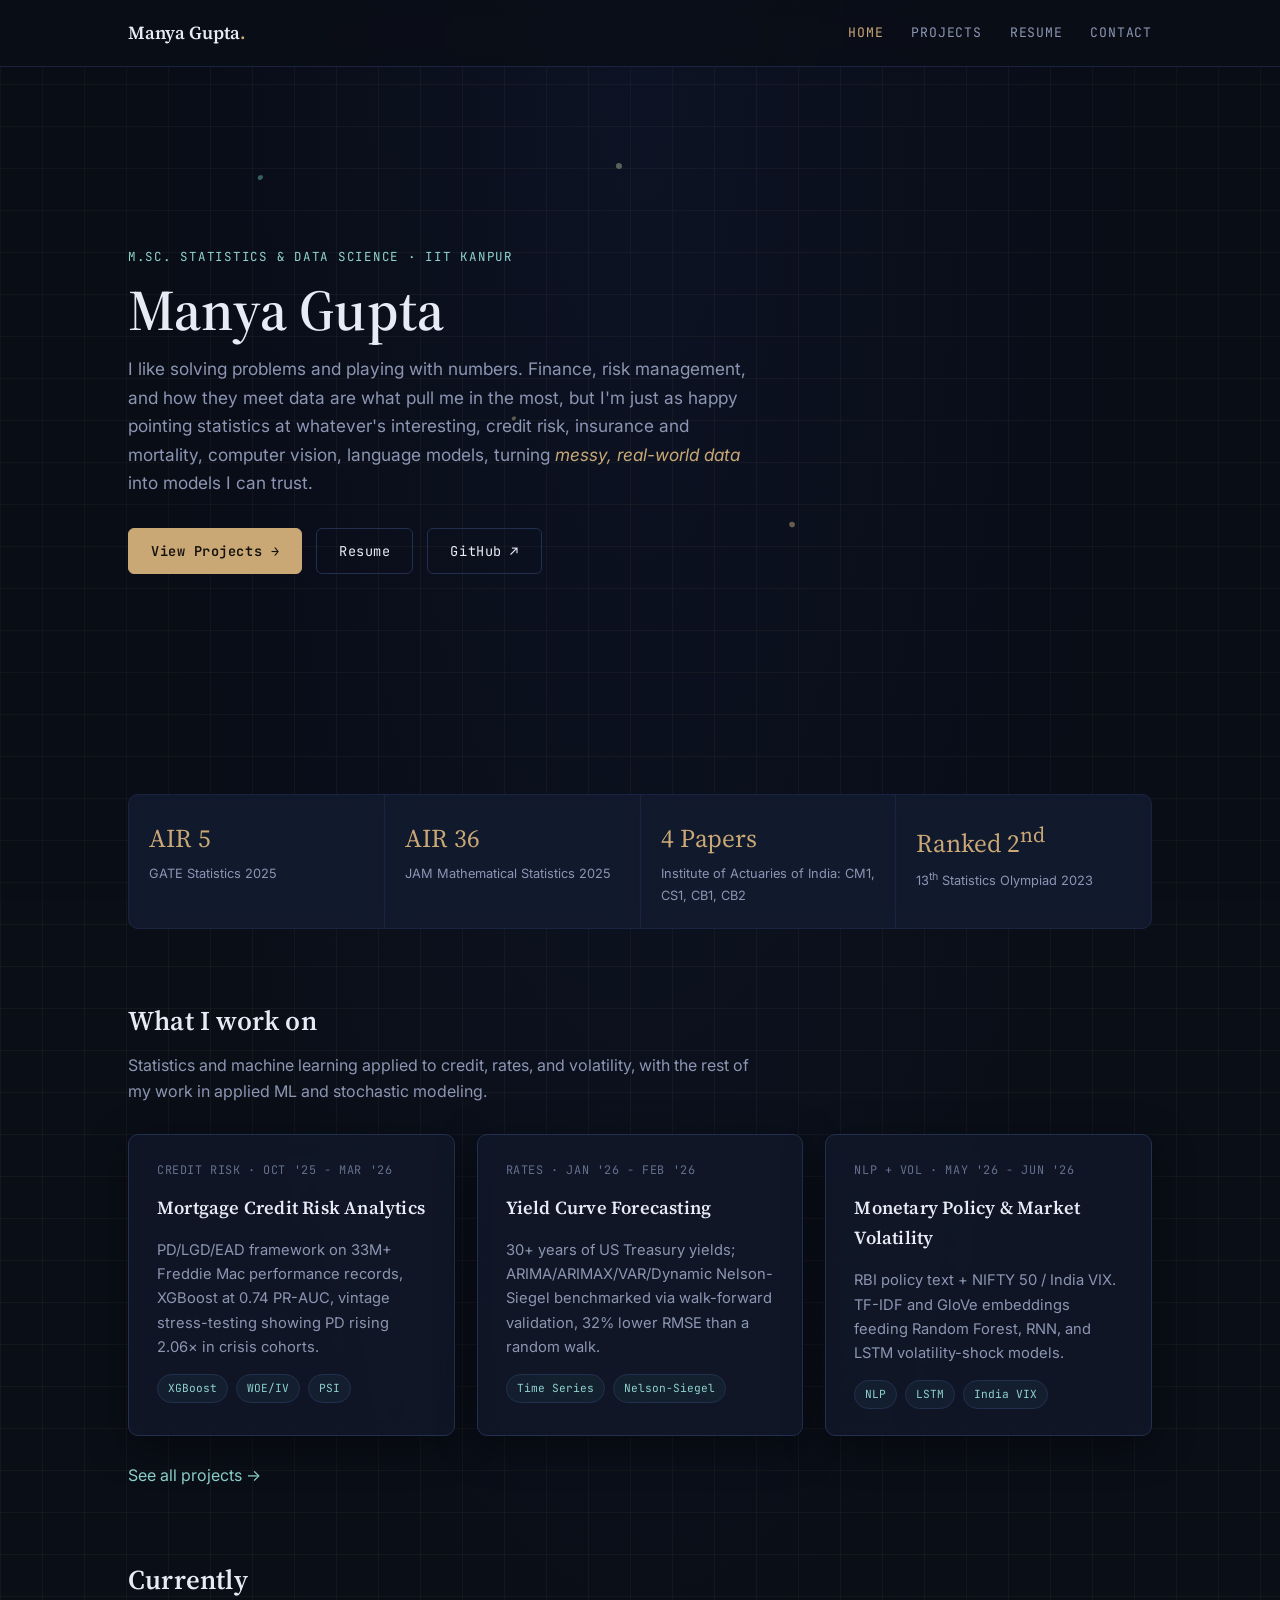
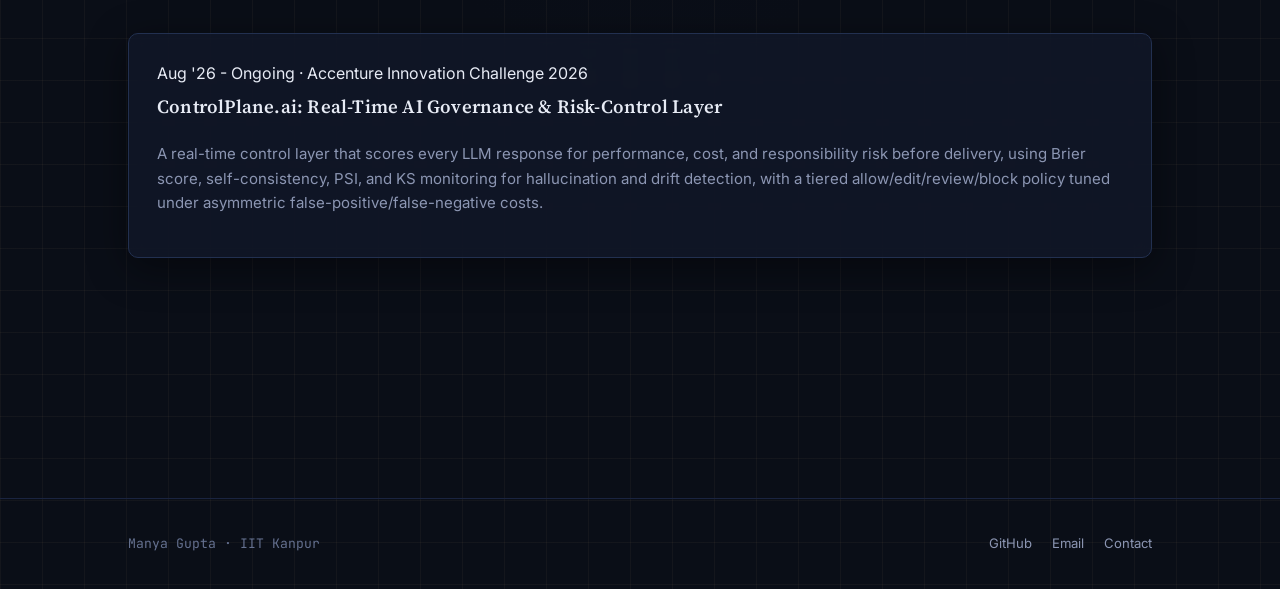
<file: index.html>
<!doctype html>
<html lang="en">
<head>
<meta charset="UTF-8" />
<meta name="viewport" content="width=device-width, initial-scale=1.0" />
<title>Manya Gupta, Statistics &amp; Quantitative Finance</title>
<meta name="description" content="Manya Gupta, M.Sc. Statistics, IIT Kanpur. Credit risk, yield curve forecasting, stochastic modeling & quantitative finance." />
<link rel="preconnect" href="https://fonts.googleapis.com">
<link rel="preconnect" href="https://fonts.gstatic.com" crossorigin>
<link href="https://fonts.googleapis.com/css2?family=Source+Serif+4:ital,wght@0,500;0,600;1,500&family=Inter:wght@400;500;600&family=JetBrains+Mono:wght@400;500&display=swap" rel="stylesheet">
<link rel="stylesheet" href="assets/style.css" />
</head>
<body>
<canvas id="site-canvas" data-process="walk"></canvas>

<header class="site-nav">
  <div class="nav-inner">
    <a class="brand" href="index.html">Manya Gupta<span class="dot">.</span></a>
    <nav class="links">
      <a href="index.html" class="active">Home</a>
      <a href="projects.html">Projects</a>
      <a href="resume.html">Resume</a>
      <a href="contact.html">Contact</a>
    </nav>
  </div>
</header>

<section class="hero">
  <div class="page-wrap hero-content">
    <span class="eyebrow">M.Sc. Statistics &amp; Data Science · IIT Kanpur</span>
    <h1>Manya Gupta</h1>
    <p class="lede">
      I like solving problems and playing with numbers. Finance, risk management,
      and how they meet data are what pull me in the most, but I'm just as happy
      pointing statistics at whatever's interesting, credit risk, insurance and
      mortality, computer vision, language models, turning
      <span class="serif-accent">messy, real-world data</span> into models I can trust.
    </p>
    <div class="hero-cta">
      <a class="btn btn-primary" href="projects.html">View Projects →</a>
      <a class="btn btn-ghost" href="resume.html">Resume</a>
      <a class="btn btn-ghost" href="https://github.com/manyagupta-21" target="_blank" rel="noopener">GitHub ↗</a>
    </div>
  </div>
</section>

<div class="page-wrap">

  <div class="stat-strip">
    <div class="stat-cell"><span class="num">AIR 5</span><span class="label">GATE Statistics 2025</span></div>
    <div class="stat-cell"><span class="num">AIR 36</span><span class="label">JAM Mathematical Statistics 2025</span></div>
    <div class="stat-cell"><span class="num">4 Papers</span><span class="label">Institute of Actuaries of India: CM1, CS1, CB1, CB2</span></div>
    <div class="stat-cell"><span class="num">Ranked 2<sup>nd</sup></span><span class="label">13<sup>th</sup> Statistics Olympiad 2023</span></div>
  </div>

  <section>
    <div class="section-head">
      <h2>What I work on</h2>
      <p>Statistics and machine learning applied to credit, rates, and volatility, with the rest of my work in applied ML and stochastic modeling.</p>
    </div>
    <div class="card-grid">
      <div class="card project-card">
        <span class="meta">Credit Risk · Oct '25 - Mar '26</span>
        <h3>Mortgage Credit Risk Analytics</h3>
        <p style="color:var(--muted); font-size:0.92rem;">PD/LGD/EAD framework on 33M+ Freddie Mac performance records, XGBoost at 0.74 PR-AUC, vintage stress-testing showing PD rising 2.06× in crisis cohorts.</p>
        <div class="tags"><span class="tag">XGBoost</span><span class="tag">WOE/IV</span><span class="tag">PSI</span></div>
      </div>
      <div class="card project-card">
        <span class="meta">Rates · Jan '26 - Feb '26</span>
        <h3>Yield Curve Forecasting</h3>
        <p style="color:var(--muted); font-size:0.92rem;">30+ years of US Treasury yields; ARIMA/ARIMAX/VAR/Dynamic Nelson-Siegel benchmarked via walk-forward validation, 32% lower RMSE than a random walk.</p>
        <div class="tags"><span class="tag">Time Series</span><span class="tag">Nelson-Siegel</span></div>
      </div>
      <div class="card project-card">
        <span class="meta">NLP + Vol · May '26 - Jun '26</span>
        <h3>Monetary Policy &amp; Market Volatility</h3>
        <p style="color:var(--muted); font-size:0.92rem;">RBI policy text + NIFTY 50 / India VIX. TF-IDF and GloVe embeddings feeding Random Forest, RNN, and LSTM volatility-shock models.</p>
        <div class="tags"><span class="tag">NLP</span><span class="tag">LSTM</span><span class="tag">India VIX</span></div>
      </div>
    </div>
    <p style="margin-top:26px;"><a href="projects.html">See all projects →</a></p>
  </section>

  <section>
    <div class="section-head">
      <h2>Currently</h2>
    </div>
    <div class="card">
      <span class="meta">Aug '26 - Ongoing · Accenture Innovation Challenge 2026</span>
      <h3 style="margin-top:6px;">ControlPlane.ai: Real-Time AI Governance &amp; Risk-Control Layer</h3>
      <p style="color:var(--muted); font-size:0.94rem; margin-top:10px;">
        A real-time control layer that scores every LLM response for performance, cost, and responsibility risk before
        delivery, using Brier score, self-consistency, PSI, and KS monitoring for hallucination and drift detection, with a
        tiered allow/edit/review/block policy tuned under asymmetric false-positive/false-negative costs.
      </p>
    </div>
  </section>

</div>

<footer>
  <div class="footer-inner">
    <p>Manya Gupta · IIT Kanpur</p>
    <div class="footer-links">
      <a href="https://github.com/manyagupta-21" target="_blank" rel="noopener">GitHub</a>
      <a href="mailto:manyag25@iitk.ac.in">Email</a>
      <a href="contact.html">Contact</a>
    </div>
  </div>
</footer>

<script src="assets/stochastic-bg.js"></script>
</body>
</html>
</file>
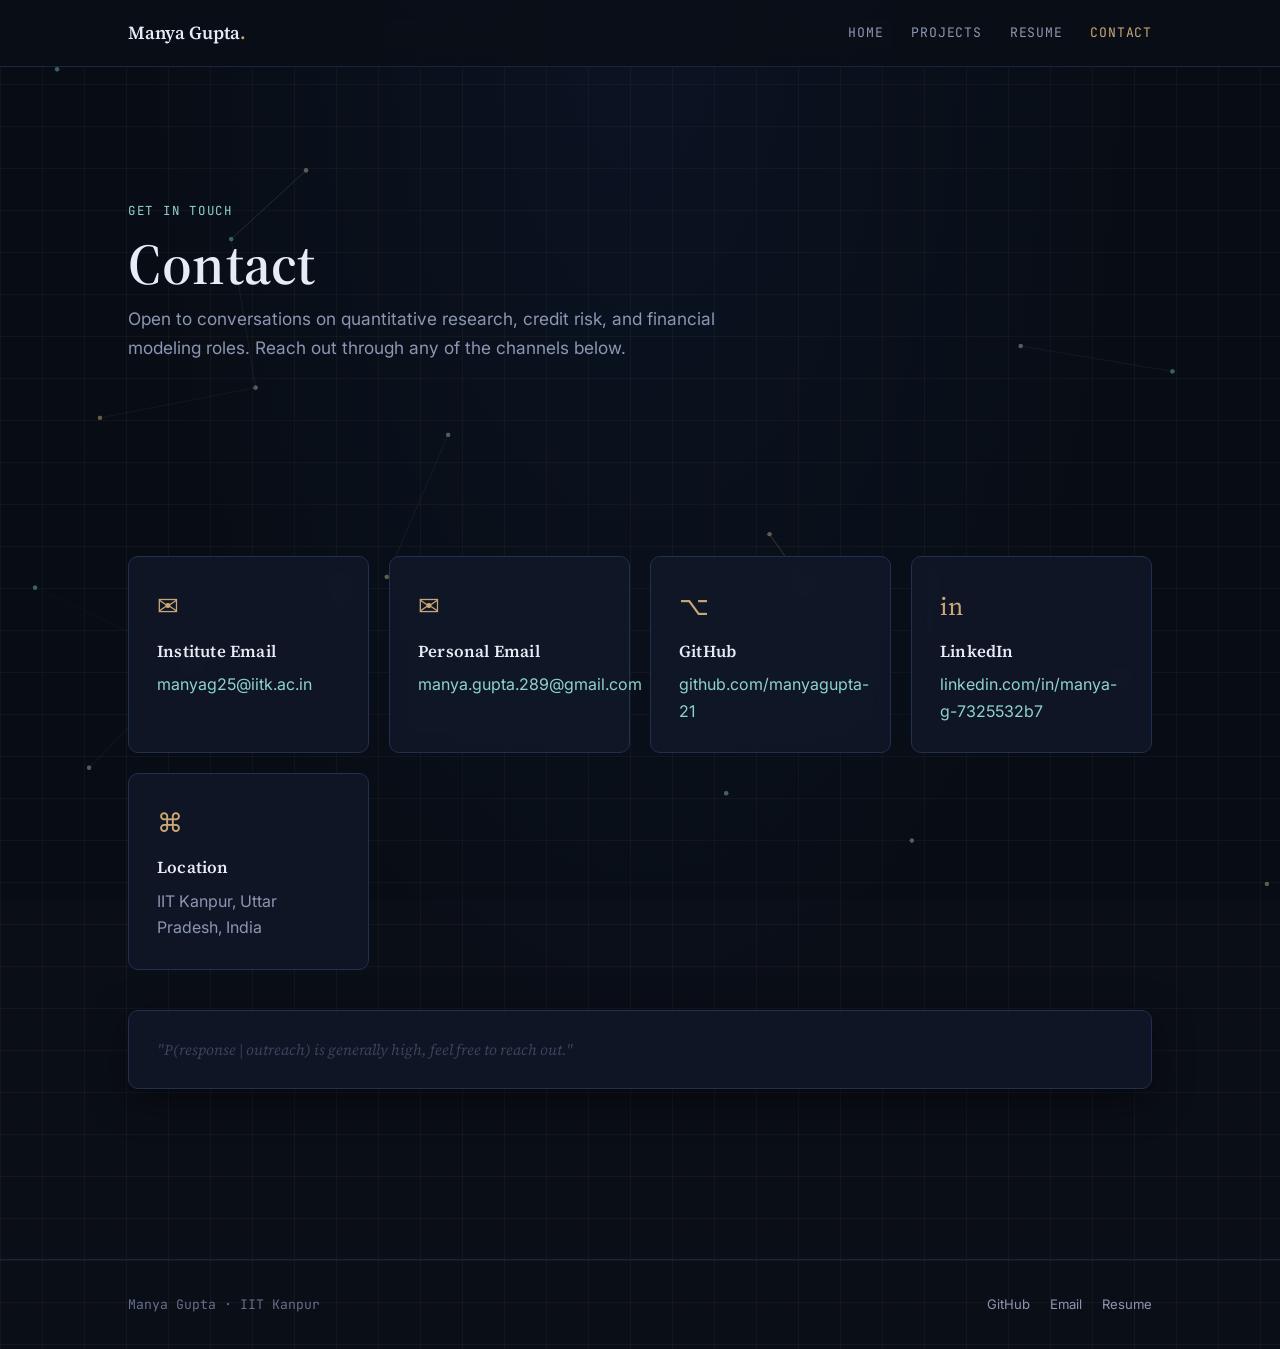
<file: contact.html>
<!doctype html>
<html lang="en">
<head>
<meta charset="UTF-8" />
<meta name="viewport" content="width=device-width, initial-scale=1.0" />
<title>Contact, Manya Gupta</title>
<link rel="preconnect" href="https://fonts.googleapis.com">
<link rel="preconnect" href="https://fonts.gstatic.com" crossorigin>
<link href="https://fonts.googleapis.com/css2?family=Source+Serif+4:ital,wght@0,500;0,600;1,500&family=Inter:wght@400;500;600&family=JetBrains+Mono:wght@400;500&display=swap" rel="stylesheet">
<link rel="stylesheet" href="assets/style.css" />
</head>
<body>
<canvas id="site-canvas" data-process="converge"></canvas>

<header class="site-nav">
  <div class="nav-inner">
    <a class="brand" href="index.html">Manya Gupta<span class="dot">.</span></a>
    <nav class="links">
      <a href="index.html">Home</a>
      <a href="projects.html">Projects</a>
      <a href="resume.html">Resume</a>
      <a href="contact.html" class="active">Contact</a>
    </nav>
  </div>
</header>

<section class="hero hero-sub">
  <div class="page-wrap hero-content">
    <span class="eyebrow">Get in touch</span>
    <h1 style="margin:0 0 10px;">Contact</h1>
    <p class="lede" style="margin-bottom:0;">
      Open to conversations on quantitative research, credit risk, and financial modeling roles.
      Reach out through any of the channels below.
    </p>
  </div>
</section>

<div class="page-wrap">

  <div class="contact-grid">

    <div class="contact-card">
      <span class="icon">✉</span>
      <h3>Institute Email</h3>
      <a href="mailto:manyag25@iitk.ac.in">manyag25@iitk.ac.in</a>
    </div>

    <div class="contact-card">
      <span class="icon">✉</span>
      <h3>Personal Email</h3>
      <a href="mailto:manya.gupta.289@gmail.com">manya.gupta.289@gmail.com</a>
    </div>

    <div class="contact-card">
      <span class="icon">⌥</span>
      <h3>GitHub</h3>
      <a href="https://github.com/manyagupta-21" target="_blank" rel="noopener">github.com/manyagupta-21</a>
    </div>

    <div class="contact-card">
      <span class="icon">in</span>
      <h3>LinkedIn</h3>
      <a href="https://www.linkedin.com/in/manya-g-7325532b7/" target="_blank" rel="noopener">linkedin.com/in/manya-g-7325532b7</a>
    </div>

    <div class="contact-card">
      <span class="icon">⌘</span>
      <h3>Location</h3>
      <span style="color:var(--muted);">IIT Kanpur, Uttar Pradesh, India</span>
    </div>

  </div>

  <div class="card" style="margin-top:40px;">
    <p class="eq-float" style="margin:0;">
      "P(response | outreach) is generally high, feel free to reach out."
    </p>
  </div>

</div>

<footer>
  <div class="footer-inner">
    <p>Manya Gupta · IIT Kanpur</p>
    <div class="footer-links">
      <a href="https://github.com/manyagupta-21" target="_blank" rel="noopener">GitHub</a>
      <a href="mailto:manyag25@iitk.ac.in">Email</a>
      <a href="resume.html">Resume</a>
    </div>
  </div>
</footer>

<script src="assets/stochastic-bg.js"></script>
</body>
</html>
</file>
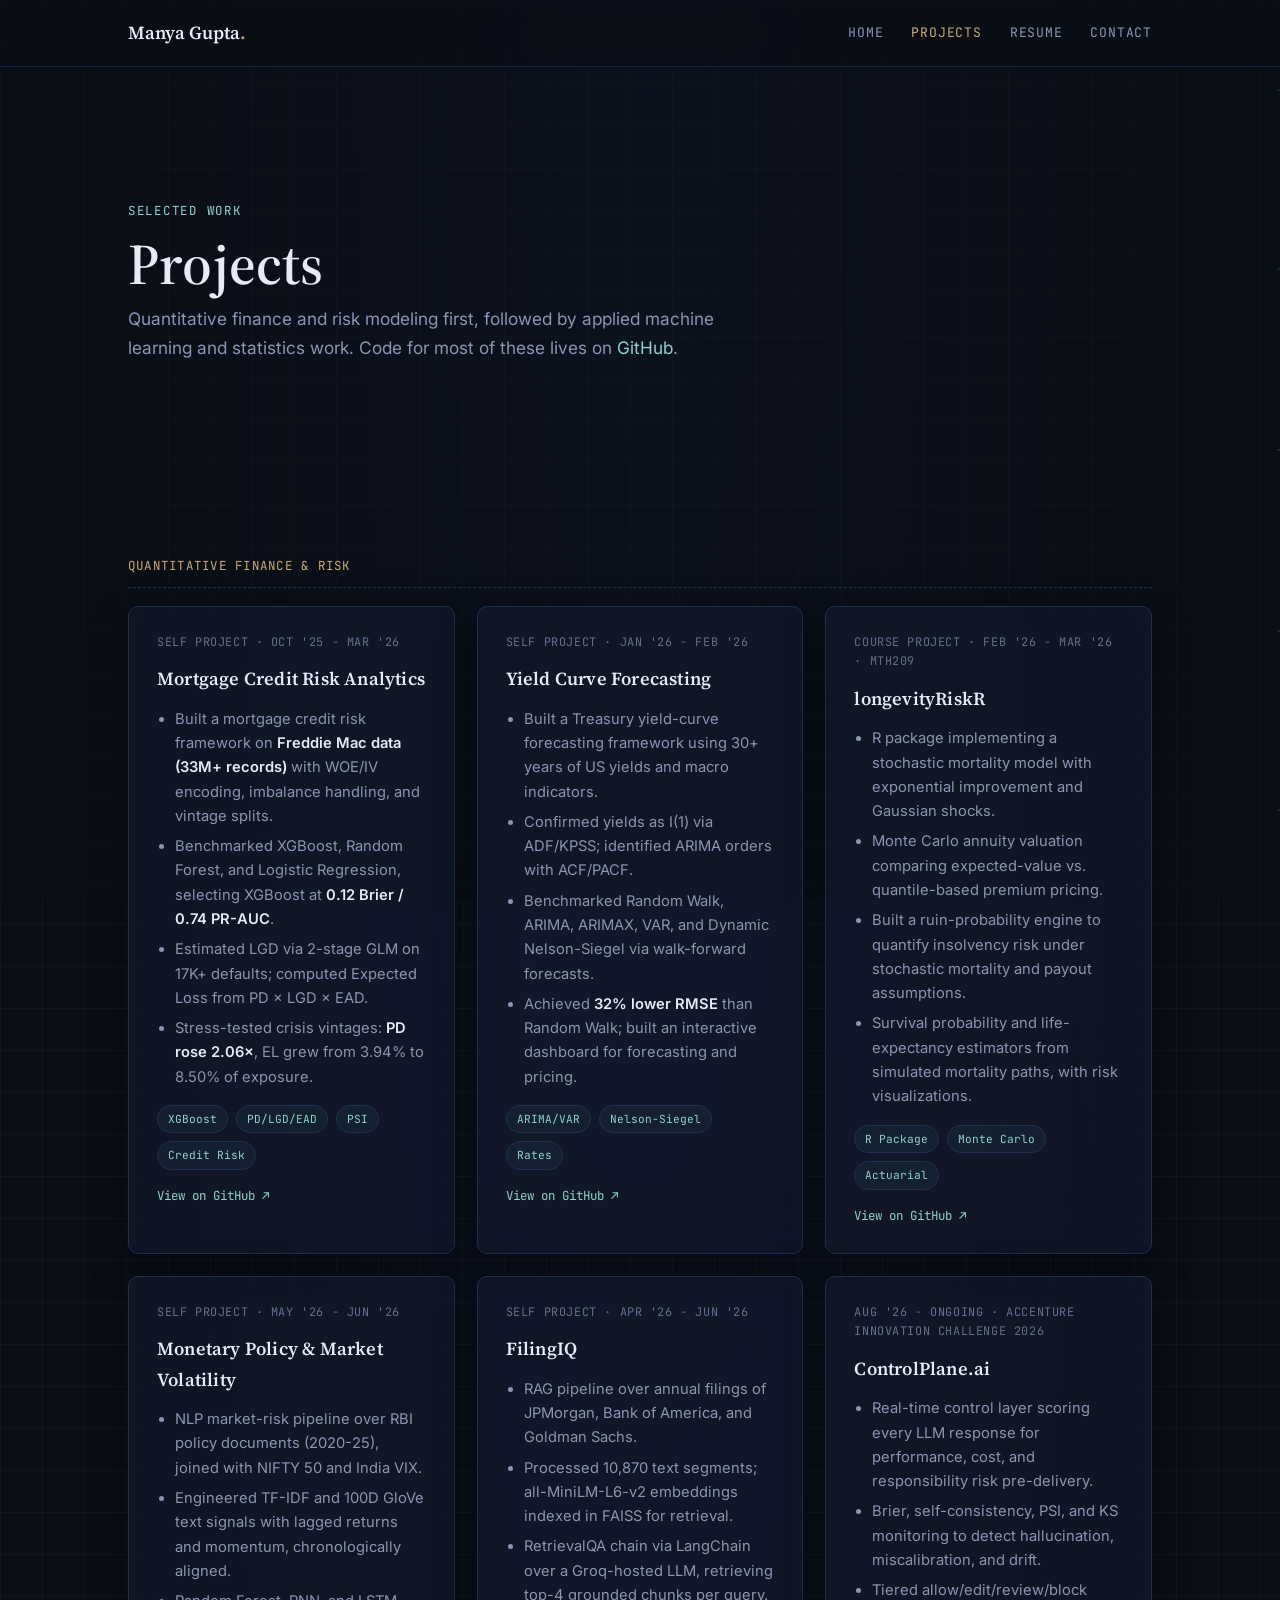
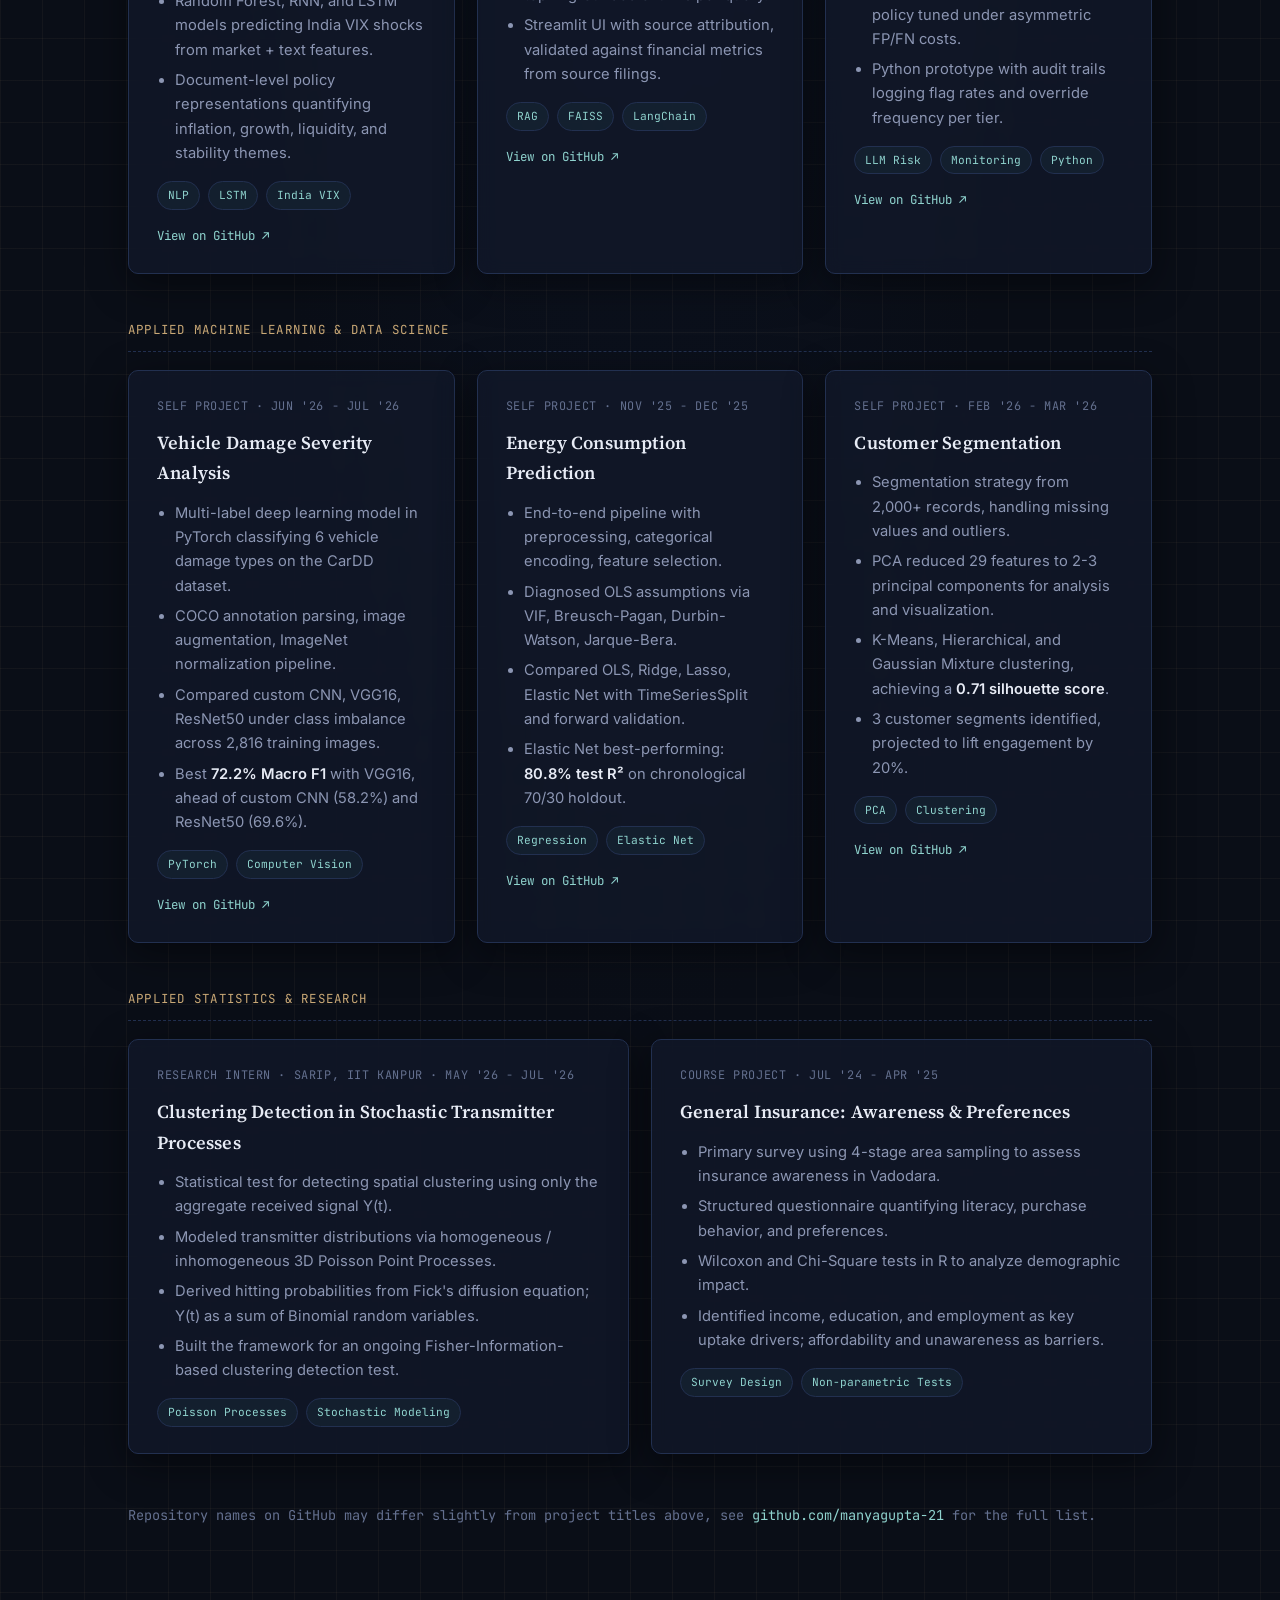
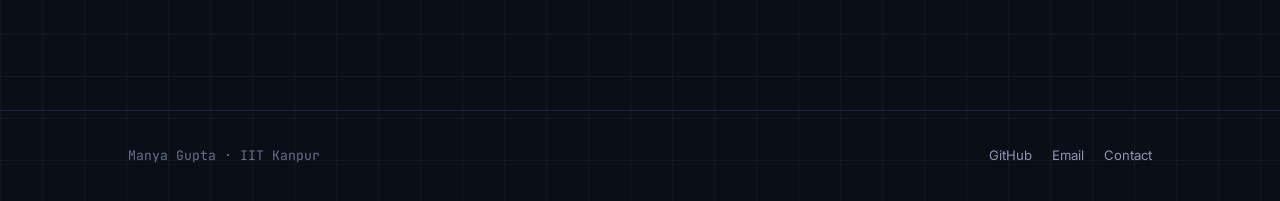
<file: projects.html>
<!doctype html>
<html lang="en">
<head>
<meta charset="UTF-8" />
<meta name="viewport" content="width=device-width, initial-scale=1.0" />
<title>Projects, Manya Gupta</title>
<link rel="preconnect" href="https://fonts.googleapis.com">
<link rel="preconnect" href="https://fonts.gstatic.com" crossorigin>
<link href="https://fonts.googleapis.com/css2?family=Source+Serif+4:ital,wght@0,500;0,600;1,500&family=Inter:wght@400;500;600&family=JetBrains+Mono:wght@400;500&display=swap" rel="stylesheet">
<link rel="stylesheet" href="assets/style.css" />
</head>
<body>
<canvas id="site-canvas" data-process="jump"></canvas>

<header class="site-nav">
  <div class="nav-inner">
    <a class="brand" href="index.html">Manya Gupta<span class="dot">.</span></a>
    <nav class="links">
      <a href="index.html">Home</a>
      <a href="projects.html" class="active">Projects</a>
      <a href="resume.html">Resume</a>
      <a href="contact.html">Contact</a>
    </nav>
  </div>
</header>

<section class="hero hero-sub">
  <div class="page-wrap hero-content">
    <span class="eyebrow">Selected Work</span>
    <h1 style="margin:0 0 10px;">Projects</h1>
    <p class="lede" style="margin-bottom:0;">
      Quantitative finance and risk modeling first, followed by applied machine learning and statistics work.
      Code for most of these lives on <a href="https://github.com/manyagupta-21" target="_blank" rel="noopener">GitHub</a>.
    </p>
  </div>
</section>

<div class="page-wrap">

  <!-- ===================== QUANT FINANCE & RISK ===================== -->
  <div class="category-label">Quantitative Finance &amp; Risk</div>
  <div class="card-grid">

    <div class="card project-card">
      <span class="meta">Self Project · Oct '25 - Mar '26</span>
      <h3>Mortgage Credit Risk Analytics</h3>
      <ul>
        <li>Built a mortgage credit risk framework on <strong>Freddie Mac data (33M+ records)</strong> with WOE/IV encoding, imbalance handling, and vintage splits.</li>
        <li>Benchmarked XGBoost, Random Forest, and Logistic Regression, selecting XGBoost at <strong>0.12 Brier / 0.74 PR-AUC</strong>.</li>
        <li>Estimated LGD via 2-stage GLM on 17K+ defaults; computed Expected Loss from PD × LGD × EAD.</li>
        <li>Stress-tested crisis vintages: <strong>PD rose 2.06×</strong>, EL grew from 3.94% to 8.50% of exposure.</li>
      </ul>
      <div class="tags"><span class="tag">XGBoost</span><span class="tag">PD/LGD/EAD</span><span class="tag">PSI</span><span class="tag">Credit Risk</span></div>
      <a class="card-link" href="https://github.com/manyagupta-21" target="_blank" rel="noopener">View on GitHub ↗</a>
    </div>

    <div class="card project-card">
      <span class="meta">Self Project · Jan '26 - Feb '26</span>
      <h3>Yield Curve Forecasting</h3>
      <ul>
        <li>Built a Treasury yield-curve forecasting framework using 30+ years of US yields and macro indicators.</li>
        <li>Confirmed yields as I(1) via ADF/KPSS; identified ARIMA orders with ACF/PACF.</li>
        <li>Benchmarked Random Walk, ARIMA, ARIMAX, VAR, and Dynamic Nelson-Siegel via walk-forward forecasts.</li>
        <li>Achieved <strong>32% lower RMSE</strong> than Random Walk; built an interactive dashboard for forecasting and pricing.</li>
      </ul>
      <div class="tags"><span class="tag">ARIMA/VAR</span><span class="tag">Nelson-Siegel</span><span class="tag">Rates</span></div>
      <a class="card-link" href="https://github.com/manyagupta-21" target="_blank" rel="noopener">View on GitHub ↗</a>
    </div>

    <div class="card project-card">
      <span class="meta">Course Project · Feb '26 - Mar '26 · MTH209</span>
      <h3>longevityRiskR</h3>
      <ul>
        <li>R package implementing a stochastic mortality model with exponential improvement and Gaussian shocks.</li>
        <li>Monte Carlo annuity valuation comparing expected-value vs. quantile-based premium pricing.</li>
        <li>Built a ruin-probability engine to quantify insolvency risk under stochastic mortality and payout assumptions.</li>
        <li>Survival probability and life-expectancy estimators from simulated mortality paths, with risk visualizations.</li>
      </ul>
      <div class="tags"><span class="tag">R Package</span><span class="tag">Monte Carlo</span><span class="tag">Actuarial</span></div>
      <a class="card-link" href="https://github.com/manyagupta-21" target="_blank" rel="noopener">View on GitHub ↗</a>
    </div>

    <div class="card project-card">
      <span class="meta">Self Project · May '26 - Jun '26</span>
      <h3>Monetary Policy &amp; Market Volatility</h3>
      <ul>
        <li>NLP market-risk pipeline over RBI policy documents (2020-25), joined with NIFTY 50 and India VIX.</li>
        <li>Engineered TF-IDF and 100D GloVe text signals with lagged returns and momentum, chronologically aligned.</li>
        <li>Random Forest, RNN, and LSTM models predicting India VIX shocks from market + text features.</li>
        <li>Document-level policy representations quantifying inflation, growth, liquidity, and stability themes.</li>
      </ul>
      <div class="tags"><span class="tag">NLP</span><span class="tag">LSTM</span><span class="tag">India VIX</span></div>
      <a class="card-link" href="https://github.com/manyagupta-21" target="_blank" rel="noopener">View on GitHub ↗</a>
    </div>

    <div class="card project-card">
      <span class="meta">Self Project · Apr '26 - Jun '26</span>
      <h3>FilingIQ</h3>
      <ul>
        <li>RAG pipeline over annual filings of JPMorgan, Bank of America, and Goldman Sachs.</li>
        <li>Processed 10,870 text segments; all-MiniLM-L6-v2 embeddings indexed in FAISS for retrieval.</li>
        <li>RetrievalQA chain via LangChain over a Groq-hosted LLM, retrieving top-4 grounded chunks per query.</li>
        <li>Streamlit UI with source attribution, validated against financial metrics from source filings.</li>
      </ul>
      <div class="tags"><span class="tag">RAG</span><span class="tag">FAISS</span><span class="tag">LangChain</span></div>
      <a class="card-link" href="https://github.com/manyagupta-21" target="_blank" rel="noopener">View on GitHub ↗</a>
    </div>

    <div class="card project-card">
      <span class="meta">Aug '26 - Ongoing · Accenture Innovation Challenge 2026</span>
      <h3>ControlPlane.ai</h3>
      <ul>
        <li>Real-time control layer scoring every LLM response for performance, cost, and responsibility risk pre-delivery.</li>
        <li>Brier, self-consistency, PSI, and KS monitoring to detect hallucination, miscalibration, and drift.</li>
        <li>Tiered allow/edit/review/block policy tuned under asymmetric FP/FN costs.</li>
        <li>Python prototype with audit trails logging flag rates and override frequency per tier.</li>
      </ul>
      <div class="tags"><span class="tag">LLM Risk</span><span class="tag">Monitoring</span><span class="tag">Python</span></div>
      <a class="card-link" href="https://github.com/manyagupta-21" target="_blank" rel="noopener">View on GitHub ↗</a>
    </div>

  </div>

  <!-- ===================== APPLIED ML & DATA SCIENCE ===================== -->
  <div class="category-label">Applied Machine Learning &amp; Data Science</div>
  <div class="card-grid">

    <div class="card project-card">
      <span class="meta">Self Project · Jun '26 - Jul '26</span>
      <h3>Vehicle Damage Severity Analysis</h3>
      <ul>
        <li>Multi-label deep learning model in PyTorch classifying 6 vehicle damage types on the CarDD dataset.</li>
        <li>COCO annotation parsing, image augmentation, ImageNet normalization pipeline.</li>
        <li>Compared custom CNN, VGG16, ResNet50 under class imbalance across 2,816 training images.</li>
        <li>Best <strong>72.2% Macro F1</strong> with VGG16, ahead of custom CNN (58.2%) and ResNet50 (69.6%).</li>
      </ul>
      <div class="tags"><span class="tag">PyTorch</span><span class="tag">Computer Vision</span></div>
      <a class="card-link" href="https://github.com/manyagupta-21" target="_blank" rel="noopener">View on GitHub ↗</a>
    </div>

    <div class="card project-card">
      <span class="meta">Self Project · Nov '25 - Dec '25</span>
      <h3>Energy Consumption Prediction</h3>
      <ul>
        <li>End-to-end pipeline with preprocessing, categorical encoding, feature selection.</li>
        <li>Diagnosed OLS assumptions via VIF, Breusch-Pagan, Durbin-Watson, Jarque-Bera.</li>
        <li>Compared OLS, Ridge, Lasso, Elastic Net with TimeSeriesSplit and forward validation.</li>
        <li>Elastic Net best-performing: <strong>80.8% test R²</strong> on chronological 70/30 holdout.</li>
      </ul>
      <div class="tags"><span class="tag">Regression</span><span class="tag">Elastic Net</span></div>
      <a class="card-link" href="https://github.com/manyagupta-21" target="_blank" rel="noopener">View on GitHub ↗</a>
    </div>

    <div class="card project-card">
      <span class="meta">Self Project · Feb '26 - Mar '26</span>
      <h3>Customer Segmentation</h3>
      <ul>
        <li>Segmentation strategy from 2,000+ records, handling missing values and outliers.</li>
        <li>PCA reduced 29 features to 2-3 principal components for analysis and visualization.</li>
        <li>K-Means, Hierarchical, and Gaussian Mixture clustering, achieving a <strong>0.71 silhouette score</strong>.</li>
        <li>3 customer segments identified, projected to lift engagement by 20%.</li>
      </ul>
      <div class="tags"><span class="tag">PCA</span><span class="tag">Clustering</span></div>
      <a class="card-link" href="https://github.com/manyagupta-21" target="_blank" rel="noopener">View on GitHub ↗</a>
    </div>

  </div>

  <!-- ===================== APPLIED STATISTICS ===================== -->
  <div class="category-label">Applied Statistics &amp; Research</div>
  <div class="card-grid">

    <div class="card project-card">
      <span class="meta">Research Intern · SARIP, IIT Kanpur · May '26 - Jul '26</span>
      <h3>Clustering Detection in Stochastic Transmitter Processes</h3>
      <ul>
        <li>Statistical test for detecting spatial clustering using only the aggregate received signal Y(t).</li>
        <li>Modeled transmitter distributions via homogeneous / inhomogeneous 3D Poisson Point Processes.</li>
        <li>Derived hitting probabilities from Fick's diffusion equation; Y(t) as a sum of Binomial random variables.</li>
        <li>Built the framework for an ongoing Fisher-Information-based clustering detection test.</li>
      </ul>
      <div class="tags"><span class="tag">Poisson Processes</span><span class="tag">Stochastic Modeling</span></div>
    </div>

    <div class="card project-card">
      <span class="meta">Course Project · Jul '24 - Apr '25</span>
      <h3>General Insurance: Awareness &amp; Preferences</h3>
      <ul>
        <li>Primary survey using 4-stage area sampling to assess insurance awareness in Vadodara.</li>
        <li>Structured questionnaire quantifying literacy, purchase behavior, and preferences.</li>
        <li>Wilcoxon and Chi-Square tests in R to analyze demographic impact.</li>
        <li>Identified income, education, and employment as key uptake drivers; affordability and unawareness as barriers.</li>
      </ul>
      <div class="tags"><span class="tag">Survey Design</span><span class="tag">Non-parametric Tests</span></div>
    </div>

  </div>

  <p style="margin-top:50px; color:var(--muted-2); font-family:var(--mono); font-size:0.85rem;">
    Repository names on GitHub may differ slightly from project titles above, see
    <a href="https://github.com/manyagupta-21" target="_blank" rel="noopener">github.com/manyagupta-21</a> for the full list.
  </p>

</div>

<footer>
  <div class="footer-inner">
    <p>Manya Gupta · IIT Kanpur</p>
    <div class="footer-links">
      <a href="https://github.com/manyagupta-21" target="_blank" rel="noopener">GitHub</a>
      <a href="mailto:manyag25@iitk.ac.in">Email</a>
      <a href="contact.html">Contact</a>
    </div>
  </div>
</footer>

<script src="assets/stochastic-bg.js"></script>
</body>
</html>
</file>
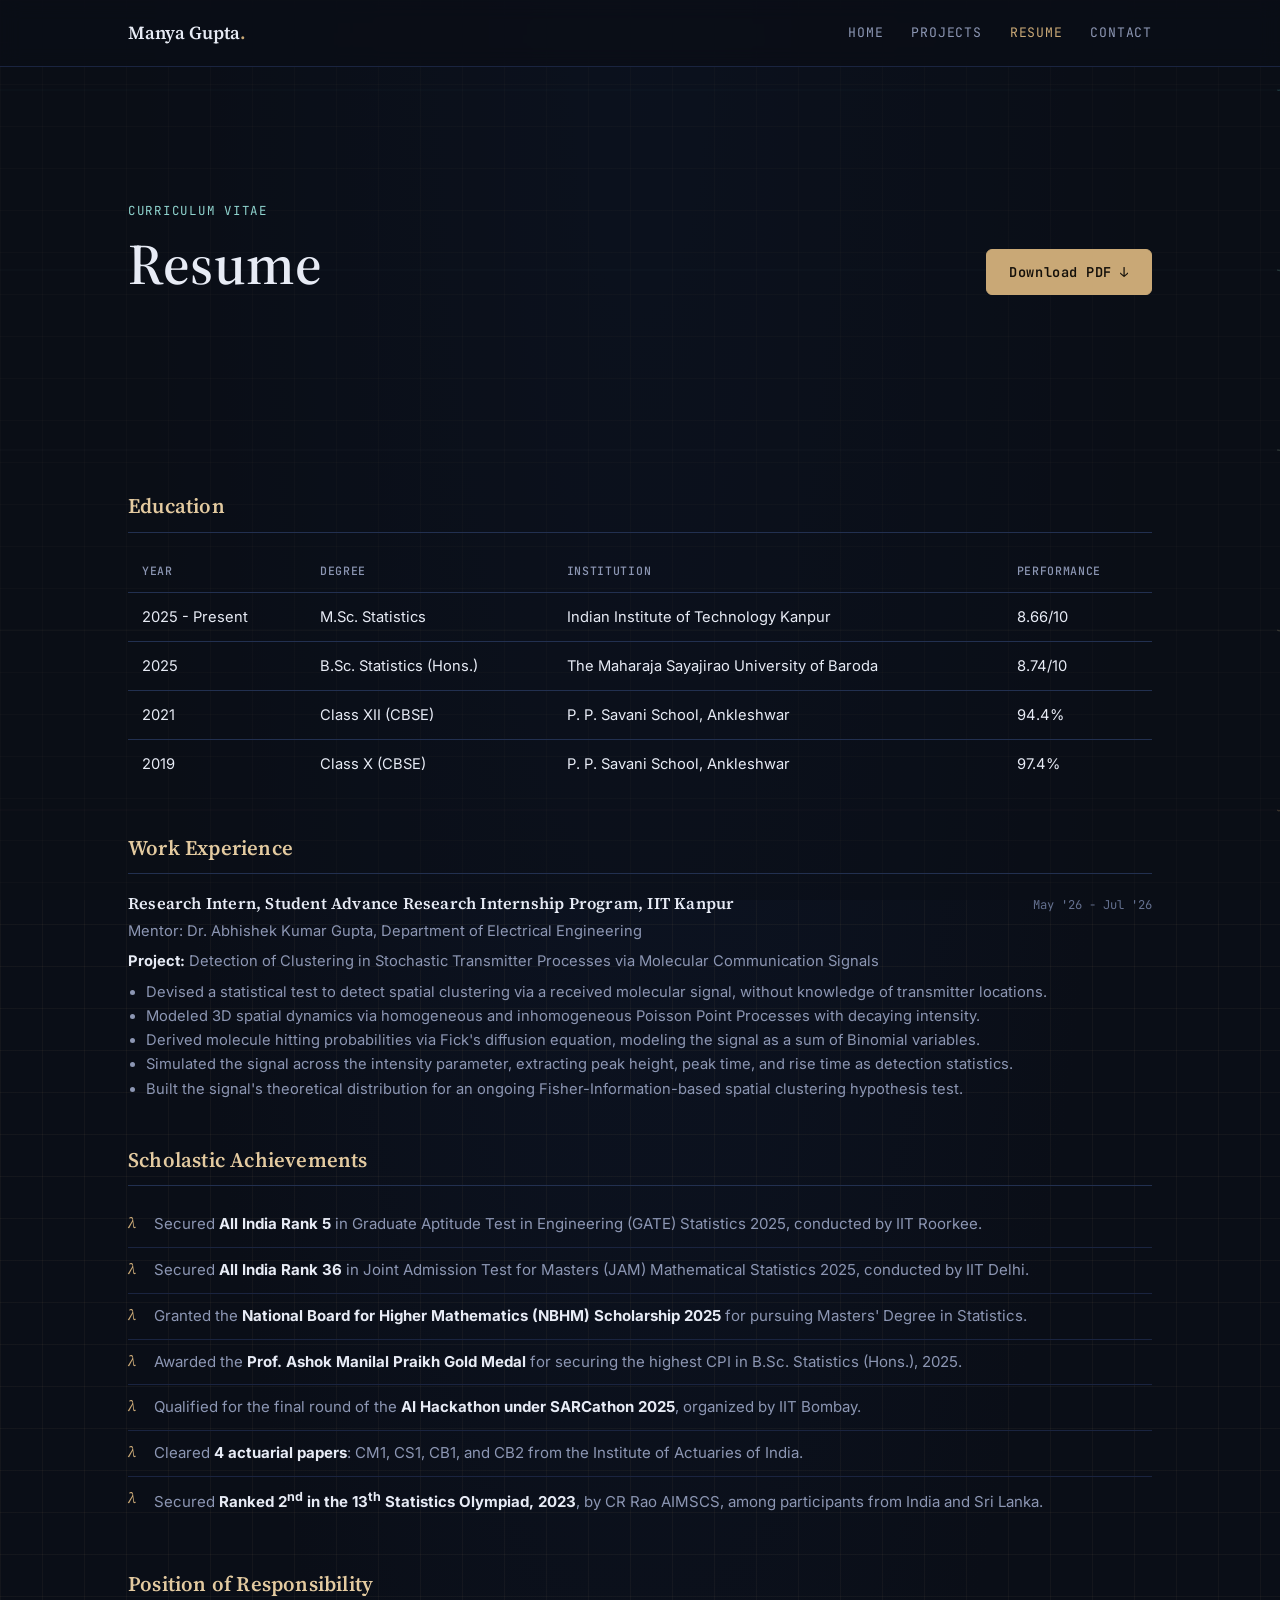
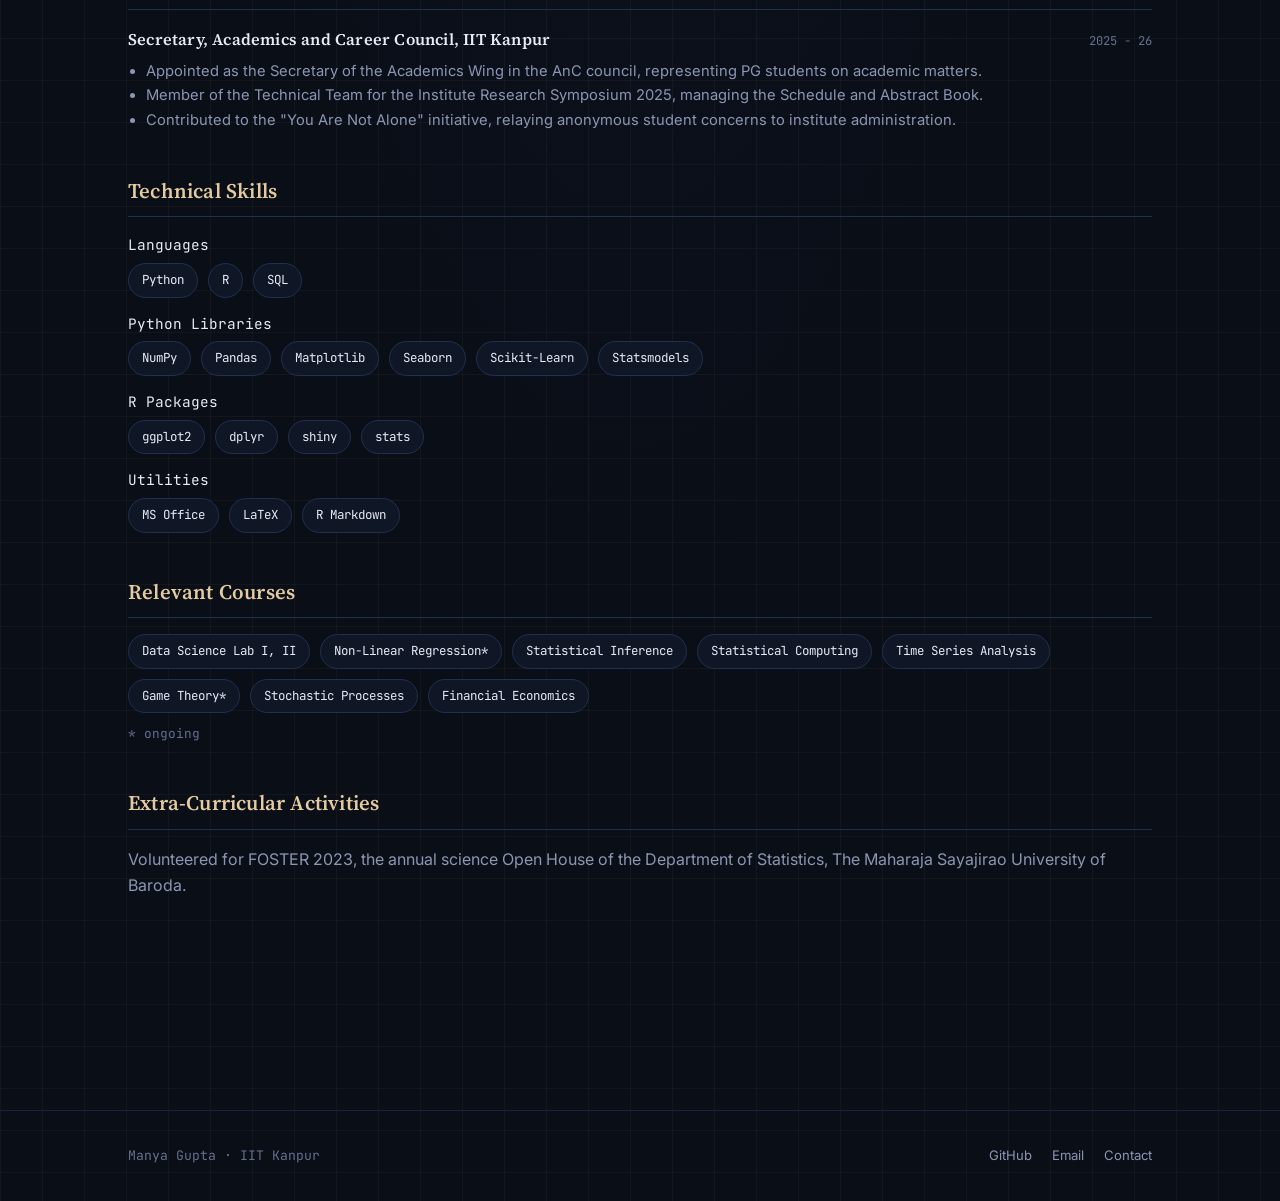
<file: resume.html>
<!doctype html>
<html lang="en">
<head>
<meta charset="UTF-8" />
<meta name="viewport" content="width=device-width, initial-scale=1.0" />
<title>Resume, Manya Gupta</title>
<link rel="preconnect" href="https://fonts.googleapis.com">
<link rel="preconnect" href="https://fonts.gstatic.com" crossorigin>
<link href="https://fonts.googleapis.com/css2?family=Source+Serif+4:ital,wght@0,500;0,600;1,500&family=Inter:wght@400;500;600&family=JetBrains+Mono:wght@400;500&display=swap" rel="stylesheet">
<link rel="stylesheet" href="assets/style.css" />
</head>
<body>
<canvas id="site-canvas" data-process="ou"></canvas>

<header class="site-nav">
  <div class="nav-inner">
    <a class="brand" href="index.html">Manya Gupta<span class="dot">.</span></a>
    <nav class="links">
      <a href="index.html">Home</a>
      <a href="projects.html">Projects</a>
      <a href="resume.html" class="active">Resume</a>
      <a href="contact.html">Contact</a>
    </nav>
  </div>
</header>

<section class="hero hero-sub">
  <div class="page-wrap hero-content">
    <div style="display:flex; justify-content:space-between; align-items:flex-end; flex-wrap:wrap; gap:16px;">
      <div>
        <span class="eyebrow">Curriculum Vitae</span>
        <h1 style="margin:0;">Resume</h1>
      </div>
      <a class="btn btn-primary" href="assets/Manya_Gupta_Resume.pdf" download>Download PDF ↓</a>
    </div>
  </div>
</section>

<div class="page-wrap">

  <!-- EDUCATION -->
  <div class="resume-block" style="margin-top:0;">
    <h2>Education</h2>
    <table class="data-table">
      <thead>
        <tr><th>Year</th><th>Degree</th><th>Institution</th><th>Performance</th></tr>
      </thead>
      <tbody>
        <tr><td>2025 - Present</td><td>M.Sc. Statistics</td><td>Indian Institute of Technology Kanpur</td><td>8.66/10</td></tr>
        <tr><td>2025</td><td>B.Sc. Statistics (Hons.)</td><td>The Maharaja Sayajirao University of Baroda</td><td>8.74/10</td></tr>
        <tr><td>2021</td><td>Class XII (CBSE)</td><td>P. P. Savani School, Ankleshwar</td><td>94.4%</td></tr>
        <tr><td>2019</td><td>Class X (CBSE)</td><td>P. P. Savani School, Ankleshwar</td><td>97.4%</td></tr>
      </tbody>
    </table>
  </div>

  <!-- WORK EXPERIENCE -->
  <div class="resume-block">
    <h2>Work Experience</h2>
    <div class="resume-item">
      <div class="row">
        <h3>Research Intern, Student Advance Research Internship Program, IIT Kanpur</h3>
        <span class="when">May '26 - Jul '26</span>
      </div>
      <p style="margin-top:2px;">Mentor: Dr. Abhishek Kumar Gupta, Department of Electrical Engineering</p>
      <p><strong style="color:var(--text);">Project:</strong> Detection of Clustering in Stochastic Transmitter Processes via Molecular Communication Signals</p>
      <ul>
        <li>Devised a statistical test to detect spatial clustering via a received molecular signal, without knowledge of transmitter locations.</li>
        <li>Modeled 3D spatial dynamics via homogeneous and inhomogeneous Poisson Point Processes with decaying intensity.</li>
        <li>Derived molecule hitting probabilities via Fick's diffusion equation, modeling the signal as a sum of Binomial variables.</li>
        <li>Simulated the signal across the intensity parameter, extracting peak height, peak time, and rise time as detection statistics.</li>
        <li>Built the signal's theoretical distribution for an ongoing Fisher-Information-based spatial clustering hypothesis test.</li>
      </ul>
    </div>
  </div>

  <!-- SCHOLASTIC ACHIEVEMENTS -->
  <div class="resume-block">
    <h2>Scholastic Achievements</h2>
    <ul class="achv-list">
      <li>Secured <strong>All India Rank 5</strong> in Graduate Aptitude Test in Engineering (GATE) Statistics 2025, conducted by IIT Roorkee.</li>
      <li>Secured <strong>All India Rank 36</strong> in Joint Admission Test for Masters (JAM) Mathematical Statistics 2025, conducted by IIT Delhi.</li>
      <li>Granted the <strong>National Board for Higher Mathematics (NBHM) Scholarship 2025</strong> for pursuing Masters' Degree in Statistics.</li>
      <li>Awarded the <strong>Prof. Ashok Manilal Praikh Gold Medal</strong> for securing the highest CPI in B.Sc. Statistics (Hons.), 2025.</li>
      <li>Qualified for the final round of the <strong>AI Hackathon under SARCathon 2025</strong>, organized by IIT Bombay.</li>
      <li>Cleared <strong>4 actuarial papers</strong>: CM1, CS1, CB1, and CB2 from the Institute of Actuaries of India.</li>
      <li>Secured <strong>Ranked 2<sup>nd</sup> in the 13<sup>th</sup> Statistics Olympiad, 2023</strong>, by CR Rao AIMSCS, among participants from India and Sri Lanka.</li>
    </ul>
  </div>

  <!-- POSITION OF RESPONSIBILITY -->
  <div class="resume-block">
    <h2>Position of Responsibility</h2>
    <div class="resume-item">
      <div class="row">
        <h3>Secretary, Academics and Career Council, IIT Kanpur</h3>
        <span class="when">2025 - 26</span>
      </div>
      <ul>
        <li>Appointed as the Secretary of the Academics Wing in the AnC council, representing PG students on academic matters.</li>
        <li>Member of the Technical Team for the Institute Research Symposium 2025, managing the Schedule and Abstract Book.</li>
        <li>Contributed to the "You Are Not Alone" initiative, relaying anonymous student concerns to institute administration.</li>
      </ul>
    </div>
  </div>

  <!-- SKILLS -->
  <div class="resume-block">
    <h2>Technical Skills</h2>
    <div class="resume-item" style="margin-bottom:14px;">
      <p style="margin:0 0 6px; color:var(--text); font-size:0.9rem; font-family:var(--mono);">Languages</p>
      <div class="skill-row">
        <span class="pill">Python</span><span class="pill">R</span><span class="pill">SQL</span>
      </div>
    </div>
    <div class="resume-item" style="margin-bottom:14px;">
      <p style="margin:0 0 6px; color:var(--text); font-size:0.9rem; font-family:var(--mono);">Python Libraries</p>
      <div class="skill-row">
        <span class="pill">NumPy</span><span class="pill">Pandas</span><span class="pill">Matplotlib</span>
        <span class="pill">Seaborn</span><span class="pill">Scikit-Learn</span><span class="pill">Statsmodels</span>
      </div>
    </div>
    <div class="resume-item" style="margin-bottom:14px;">
      <p style="margin:0 0 6px; color:var(--text); font-size:0.9rem; font-family:var(--mono);">R Packages</p>
      <div class="skill-row">
        <span class="pill">ggplot2</span><span class="pill">dplyr</span><span class="pill">shiny</span><span class="pill">stats</span>
      </div>
    </div>
    <div class="resume-item">
      <p style="margin:0 0 6px; color:var(--text); font-size:0.9rem; font-family:var(--mono);">Utilities</p>
      <div class="skill-row">
        <span class="pill">MS Office</span><span class="pill">LaTeX</span><span class="pill">R Markdown</span>
      </div>
    </div>
  </div>

  <!-- RELEVANT COURSES -->
  <div class="resume-block">
    <h2>Relevant Courses</h2>
    <div class="skill-row">
      <span class="pill">Data Science Lab I, II</span>
      <span class="pill">Non-Linear Regression*</span>
      <span class="pill">Statistical Inference</span>
      <span class="pill">Statistical Computing</span>
      <span class="pill">Time Series Analysis</span>
      <span class="pill">Game Theory*</span>
      <span class="pill">Stochastic Processes</span>
      <span class="pill">Financial Economics</span>
    </div>
    <p style="color:var(--muted-2); font-size:0.8rem; margin-top:10px; font-family:var(--mono);">* ongoing</p>
  </div>

  <!-- EXTRA-CURRICULAR -->
  <div class="resume-block">
    <h2>Extra-Curricular Activities</h2>
    <p style="color:var(--muted);">Volunteered for FOSTER 2023, the annual science Open House of the Department of Statistics, The Maharaja Sayajirao University of Baroda.</p>
  </div>

</div>

<footer>
  <div class="footer-inner">
    <p>Manya Gupta · IIT Kanpur</p>
    <div class="footer-links">
      <a href="https://github.com/manyagupta-21" target="_blank" rel="noopener">GitHub</a>
      <a href="mailto:manyag25@iitk.ac.in">Email</a>
      <a href="contact.html">Contact</a>
    </div>
  </div>
</footer>

<script src="assets/stochastic-bg.js"></script>
</body>
</html>
</file>
<file: assets/style.css>
/* ============================================================
   Manya Gupta, "Stochastic Lab" theme
   Dark academic aesthetic: navy/charcoal ground, serif display type,
   graph-paper grid, animated random-walk backdrop.
   ============================================================ */

:root {
  --bg: #0a0e17;
  --bg-soft: #0d1220;
  --panel: #121a2c;
  --panel-2: #0f1626;
  --border: #223050;
  --border-soft: #1a2440;
  --text: #e7ebf5;
  --muted: #8c96b3;
  --muted-2: #64708f;
  --accent: #c9a876;      /* gold: headings, key numbers */
  --accent-soft: #e3caa0;
  --teal: #5fb8b3;        /* teal: links, secondary accent */
  --teal-soft: #8fd3ce;
  --grid-line: rgba(201, 168, 118, 0.055);
  --shadow: 0 10px 40px rgba(0,0,0,0.45);
  --radius: 10px;
  --serif: 'Source Serif 4', 'Georgia', serif;
  --sans: 'Inter', -apple-system, BlinkMacSystemFont, 'Segoe UI', sans-serif;
  --mono: 'JetBrains Mono', 'Fira Code', ui-monospace, SFMono-Regular, Menlo, monospace;
}

* { box-sizing: border-box; }
html { scroll-behavior: smooth; }

body {
  margin: 0;
  background:
    linear-gradient(var(--grid-line) 1px, transparent 1px),
    linear-gradient(90deg, var(--grid-line) 1px, transparent 1px),
    radial-gradient(ellipse at top, #0d1526 0%, var(--bg) 55%);
  background-size: 42px 42px, 42px 42px, cover;
  color: var(--text);
  font-family: var(--sans);
  line-height: 1.65;
  min-height: 100vh;
}

::selection { background: var(--accent); color: #10131c; }

a { color: var(--teal-soft); text-decoration: none; }
a:hover { color: var(--teal); text-decoration: underline; text-underline-offset: 3px; }

h1, h2, h3, h4 {
  font-family: var(--serif);
  font-weight: 600;
  color: var(--text);
  letter-spacing: 0.2px;
}

.eyebrow {
  font-family: var(--mono);
  font-size: 0.78rem;
  letter-spacing: 0.14em;
  text-transform: uppercase;
  color: var(--teal-soft);
  display: block;
  margin-bottom: 10px;
}

.serif-accent { color: var(--accent); font-style: italic; }

/* ---------- layout shell ---------- */
.page-wrap {
  position: relative;
  z-index: 1;
  max-width: 1080px;
  margin: 0 auto;
  padding: 0 28px 80px;
}

/* ---------- nav ---------- */
header.site-nav {
  position: sticky;
  top: 0;
  z-index: 50;
  backdrop-filter: blur(10px);
  background: rgba(10, 14, 23, 0.82);
  border-bottom: 1px solid var(--border-soft);
}

.nav-inner {
  max-width: 1080px;
  margin: 0 auto;
  padding: 18px 28px;
  display: flex;
  align-items: center;
  justify-content: space-between;
}

.brand {
  font-family: var(--serif);
  font-size: 1.15rem;
  color: var(--text);
  font-weight: 600;
}
.brand:hover { color: var(--text); text-decoration: none; }
.brand .dot { color: var(--accent); }

nav.links { display: flex; gap: 28px; }
nav.links a {
  font-family: var(--mono);
  font-size: 0.82rem;
  letter-spacing: 0.06em;
  text-transform: uppercase;
  color: var(--muted);
}
nav.links a:hover { color: var(--accent-soft); text-decoration: none; }
nav.links a.active { color: var(--accent); }

/* ---------- hero / canvas ---------- */
.hero {
  position: relative;
  padding: 110px 0 70px;
  overflow: hidden;
}
.hero.hero-sub {
  padding: 64px 0 44px;
}
.hero-content { position: relative; z-index: 2; }

/* ---------- persistent full-page animated backdrop ---------- */
#site-canvas {
  position: fixed;
  inset: 0;
  width: 100vw;
  height: 100vh;
  z-index: 0;
  opacity: 0.5;
  pointer-events: none;
}

.hero h1 {
  font-size: clamp(2.4rem, 5vw, 3.6rem);
  margin: 0 0 14px;
  line-height: 1.1;
}

.hero p.lede {
  max-width: 620px;
  color: var(--muted);
  font-size: 1.08rem;
  margin: 0 0 30px;
}

.hero-cta { display: flex; gap: 14px; flex-wrap: wrap; }

.btn {
  display: inline-flex;
  align-items: center;
  gap: 8px;
  padding: 11px 22px;
  border-radius: 6px;
  font-family: var(--mono);
  font-size: 0.85rem;
  letter-spacing: 0.04em;
  border: 1px solid var(--border);
  transition: all 0.2s ease;
}
.btn-primary {
  background: var(--accent);
  color: #14100a;
  border-color: var(--accent);
  font-weight: 600;
}
.btn-primary:hover { background: var(--accent-soft); color: #14100a; text-decoration: none; }
.btn-ghost { color: var(--text); }
.btn-ghost:hover { border-color: var(--teal); color: var(--teal-soft); text-decoration: none; }

/* ---------- stat strip ---------- */
.stat-strip {
  display: grid;
  grid-template-columns: repeat(auto-fit, minmax(160px, 1fr));
  gap: 1px;
  background: var(--border-soft);
  border: 1px solid var(--border-soft);
  border-radius: var(--radius);
  overflow: hidden;
  margin: 50px 0;
}
.stat-cell {
  background: rgba(15, 22, 38, 0.72);
  backdrop-filter: blur(8px);
  -webkit-backdrop-filter: blur(8px);
  padding: 22px 20px;
  text-align: left;
}
.stat-cell .num {
  font-family: var(--serif);
  font-size: 1.6rem;
  color: var(--accent);
  display: block;
}
.stat-cell .label {
  font-size: 0.8rem;
  color: var(--muted);
  margin-top: 4px;
  display: block;
}

/* ---------- section ---------- */
section { margin: 70px 0; }
.section-head { margin-bottom: 30px; }
.section-head h2 { font-size: 1.7rem; margin: 0; }
.section-head p { color: var(--muted); margin: 8px 0 0; max-width: 640px; }

/* ---------- cards ---------- */
.card {
  background: rgba(18, 26, 44, 0.72);
  backdrop-filter: blur(8px);
  -webkit-backdrop-filter: blur(8px);
  border: 1px solid var(--border);
  border-radius: var(--radius);
  padding: 26px 28px;
  box-shadow: var(--shadow);
  transition: border-color 0.2s ease, transform 0.2s ease;
}
.card:hover { border-color: var(--teal); }

.card-grid {
  display: grid;
  grid-template-columns: repeat(auto-fit, minmax(300px, 1fr));
  gap: 22px;
}

.project-card h3 {
  font-size: 1.15rem;
  margin: 0 0 4px;
  color: var(--text);
}
.project-card .meta {
  font-family: var(--mono);
  font-size: 0.74rem;
  color: var(--muted-2);
  text-transform: uppercase;
  letter-spacing: 0.05em;
  margin-bottom: 12px;
  display: block;
}
.project-card ul {
  margin: 12px 0 16px;
  padding-left: 18px;
  color: var(--muted);
  font-size: 0.92rem;
}
.project-card ul li { margin-bottom: 6px; }
.project-card ul li strong { color: var(--text); font-weight: 600; }

.tags { display: flex; flex-wrap: wrap; gap: 8px; margin-top: 14px; }
.tag {
  font-family: var(--mono);
  font-size: 0.7rem;
  padding: 4px 10px;
  border: 1px solid var(--border);
  border-radius: 100px;
  color: var(--teal-soft);
  background: rgba(95, 184, 179, 0.06);
}

.card-link {
  display: inline-flex;
  align-items: center;
  gap: 6px;
  margin-top: 16px;
  font-family: var(--mono);
  font-size: 0.78rem;
  color: var(--teal-soft);
}

.category-label {
  font-family: var(--mono);
  font-size: 0.78rem;
  letter-spacing: 0.1em;
  text-transform: uppercase;
  color: var(--accent);
  margin: 46px 0 18px;
  padding-bottom: 10px;
  border-bottom: 1px dashed var(--border);
}
.category-label:first-of-type { margin-top: 0; }

/* ---------- table (resume/education) ---------- */
table.data-table {
  width: 100%;
  border-collapse: collapse;
  margin: 10px 0 0;
  font-size: 0.92rem;
}
table.data-table th, table.data-table td {
  text-align: left;
  padding: 12px 14px;
  border-bottom: 1px solid var(--border);
}
table.data-table th {
  font-family: var(--mono);
  font-size: 0.72rem;
  text-transform: uppercase;
  letter-spacing: 0.06em;
  color: var(--muted);
  font-weight: 500;
}
table.data-table td { color: var(--text); }
table.data-table tr:last-child td { border-bottom: none; }

/* ---------- resume blocks ---------- */
.resume-block { margin-bottom: 42px; }
.resume-block h2 {
  font-size: 1.3rem;
  color: var(--accent-soft);
  margin: 0 0 16px;
  padding-bottom: 8px;
  border-bottom: 1px solid var(--border);
}
.resume-item { margin-bottom: 18px; }
.resume-item .row {
  display: flex;
  justify-content: space-between;
  gap: 12px;
  flex-wrap: wrap;
  align-items: baseline;
}
.resume-item h3 { font-size: 1.02rem; margin: 0; color: var(--text); }
.resume-item .when {
  font-family: var(--mono);
  font-size: 0.76rem;
  color: var(--muted-2);
  white-space: nowrap;
}
.resume-item p, .resume-item ul { color: var(--muted); font-size: 0.92rem; margin: 6px 0 0; }
.resume-item ul { padding-left: 18px; }

.skill-row { display: flex; gap: 10px; flex-wrap: wrap; margin-top: 6px; }
.pill {
  font-family: var(--mono);
  font-size: 0.78rem;
  padding: 6px 13px;
  border-radius: 100px;
  border: 1px solid var(--border);
  color: var(--text);
  background: var(--panel-2);
}

.achv-list { list-style: none; padding: 0; margin: 0; }
.achv-list li {
  position: relative;
  padding: 10px 0 10px 26px;
  border-bottom: 1px solid var(--border-soft);
  color: var(--muted);
  font-size: 0.94rem;
}
.achv-list li:last-child { border-bottom: none; }
.achv-list li::before {
  content: "λ";
  position: absolute;
  left: 0;
  top: 9px;
  color: var(--accent);
  font-family: var(--serif);
  font-style: italic;
}
.achv-list li strong { color: var(--text); }

/* ---------- contact ---------- */
.contact-grid {
  display: grid;
  grid-template-columns: repeat(auto-fit, minmax(240px, 1fr));
  gap: 20px;
  margin-top: 20px;
}
.contact-card {
  display: block;
  background: rgba(18, 26, 44, 0.72);
  backdrop-filter: blur(8px);
  -webkit-backdrop-filter: blur(8px);
  border: 1px solid var(--border);
  border-radius: var(--radius);
  padding: 28px;
  text-align: left;
  text-decoration: none;
  color: var(--text);
  cursor: pointer;
  transition: border-color 0.2s ease, transform 0.2s ease, background 0.2s ease;
}
a.contact-card:hover {
  border-color: var(--teal);
  transform: translateY(-3px);
  background: rgba(15, 22, 38, 0.82);
  text-decoration: none;
}
.contact-card.contact-card-static { cursor: default; }
.contact-card.contact-card-static:hover { transform: none; border-color: var(--border); }
.contact-card .icon {
  font-family: var(--serif);
  font-size: 1.6rem;
  color: var(--accent);
  margin-bottom: 10px;
  display: block;
}
.contact-card h3 { margin: 0 0 6px; font-size: 1.05rem; color: var(--text); }
.contact-card .contact-value {
  display: block;
  font-size: 0.95rem;
  word-break: break-word;
  color: var(--teal-soft);
}
a.contact-card:hover .contact-value { color: var(--teal); text-decoration: underline; text-underline-offset: 3px; }

/* ---------- footer ---------- */
footer {
  border-top: 1px solid var(--border-soft);
  margin-top: 90px;
  padding: 34px 0;
}
footer .footer-inner {
  max-width: 1080px;
  margin: 0 auto;
  padding: 0 28px;
  display: flex;
  justify-content: space-between;
  align-items: center;
  flex-wrap: wrap;
  gap: 12px;
}
footer p { color: var(--muted-2); font-size: 0.82rem; margin: 0; font-family: var(--mono); }
footer .footer-links { display: flex; gap: 20px; }
footer .footer-links a { color: var(--muted); font-size: 0.82rem; }
footer .footer-links a:hover { color: var(--teal-soft); }

/* ---------- equation accents ---------- */
.eq-float {
  font-family: var(--serif);
  font-style: italic;
  color: var(--muted-2);
  opacity: 0.5;
  font-size: 0.95rem;
}

/* ---------- responsive ---------- */
@media (max-width: 720px) {
  nav.links { gap: 16px; }
  .nav-inner { flex-direction: column; gap: 12px; align-items: flex-start; }
  .hero { padding: 70px 0 40px; }
  .resume-item .row { flex-direction: column; gap: 2px; }
}
</file>
